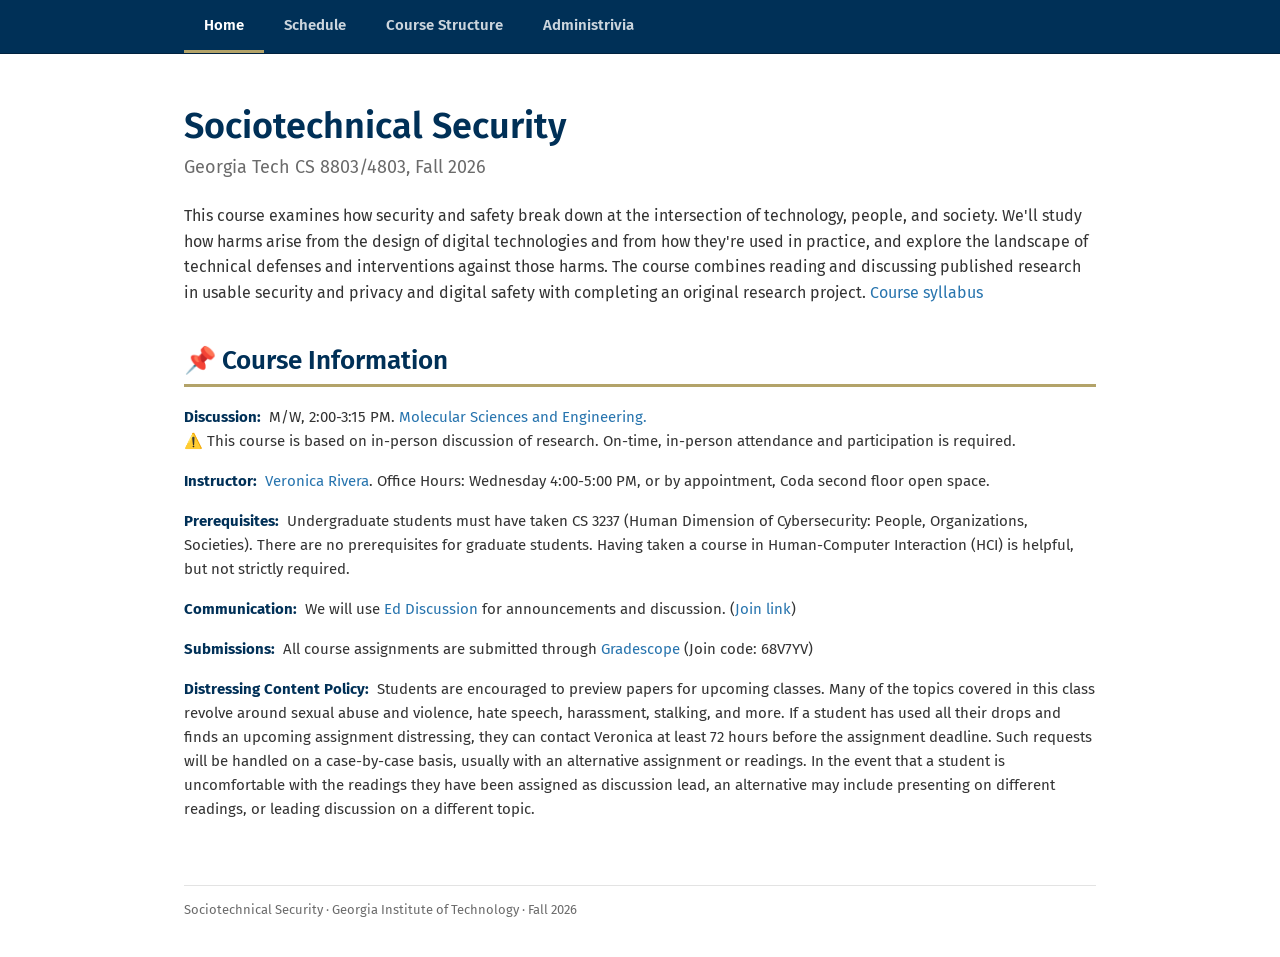
<file: index.html>
<!DOCTYPE html>
<!--
  Sociotechnical Security — course site
  Layout/structure modeled on https://cs356.stanford.edu, restyled with
  Georgia Tech's navy/gold palette (see css/style.css :root variables).
  Top tab navigation modeled on https://cs350s.stanford.edu.

  This file is meant to be hand-edited. Search for "EDIT ME" comments
  to find the placeholder spots (instructor info, grading breakdown,
  administrivia) that still need real course details.
-->
<html lang="en">
<head>
  <meta charset="utf-8">
  <meta name="viewport" content="width=device-width, initial-scale=1, shrink-to-fit=no">
  <link rel="preconnect" href="https://fonts.googleapis.com">
  <link href="https://fonts.googleapis.com/css?family=Fira+Sans:300,400,500,600,700" rel="stylesheet">
  <link rel="stylesheet" href="css/style.css">
  <title>Sociotechnical Security</title>
</head>
<body>

  <nav class="toolbar">
    <div class="toolbar-inner">
      <a class="tab active" href="index.html">Home</a>
      <a class="tab" href="schedule.html">Schedule</a>
      <a class="tab" href="structure.html">Course Structure</a>
      <a class="tab" href="admin.html">Administrivia</a>
    </div>
  </nav>

  <div class="container">

    <h1>Sociotechnical Security</h1>
    <h3 class="subtitle"><!-- EDIT ME: course number / term / institution -->Georgia Tech CS 8803/4803, Fall 2026</h3>

    <p class="intro">
      This course examines how security and safety break down at the intersection of technology, people, and society. We'll study how harms arise from the design of digital technologies and from how they're used in practice, and explore the landscape of technical defenses and interventions against those harms. The course combines reading and discussing published research in usable security and privacy and digital safety with completing an original research project. <a href = "resources/F26 CS 8803 Syllabus.pdf">Course syllabus</a>
      <!-- EDIT ME: rewrite this paragraph to match your course description -->
    </p>

    <h2>📌 Course Information</h2>

    <p class="info-row">
      <b>Discussion:</b> M/W, 2:00-3:15 PM. <a href = "https://maps.app.goo.gl/vMmNaXP76M4TXTRg6">Molecular Sciences and Engineering.</a>
      <br>⚠️ This course is based on in-person discussion of research.
      On-time, in-person attendance and participation is required.
    </p>

    <p class="info-row">
      <b>Instructor:</b> <!-- EDIT ME --> <a href = "https://vrivera2017.github.io/">Veronica Rivera</a>.
      Office Hours: Wednesday 4:00-5:00 PM, or by appointment, Coda second floor open space.
    </p>

    <!--<p class="info-row">
      <b>Course Assistant:</b> Name. Office hours by appointment.
    </p>-->

    <p class="info-row">
      <b>Prerequisites:</b>
      <!-- EDIT ME -->
      Undergraduate students must have taken CS 3237 (Human Dimension of Cybersecurity: People, Organizations, Societies). There are no prerequisites for graduate students. Having taken a course in Human-Computer Interaction (HCI) is helpful, but not strictly required.
    </p>

    <p class="info-row">
      <b>Communication:</b>
      <!-- EDIT ME -->
      We will use <a href = "https://edstem.org/us/courses/102980/discussion">Ed Discussion</a> for announcements and discussion. (<a href = "https://edstem.org/us/join/jvrPr5">Join link</a>)
    </p>

    <p class="info-row">
      <b>Submissions:</b>
      <!-- EDIT ME -->
      All course assignments are submitted through <a href = "https://www.gradescope.com/courses/1365210">Gradescope</a> (Join code: 68V7YV)
    </p>

    <p class="info-row">
      <b>Distressing Content Policy:</b>
      Students are encouraged to preview papers for upcoming classes. Many of the topics covered in this class revolve around sexual abuse and violence, hate speech, harassment, stalking, and more. If a student has used all their drops and finds an upcoming assignment distressing, they can contact Veronica at least 72 hours before the assignment deadline. Such requests will be handled on a case-by-case basis, usually with an alternative assignment or readings. In the event that a student is uncomfortable with the readings they have been assigned as discussion lead, an alternative may include presenting on different readings, or leading discussion on a different topic.
    </p>

    <footer>
      <!-- EDIT ME -->
      Sociotechnical Security &middot; Georgia Institute of Technology &middot; Fall 2026
    </footer>

  </div>
</body>
</html>
</file>
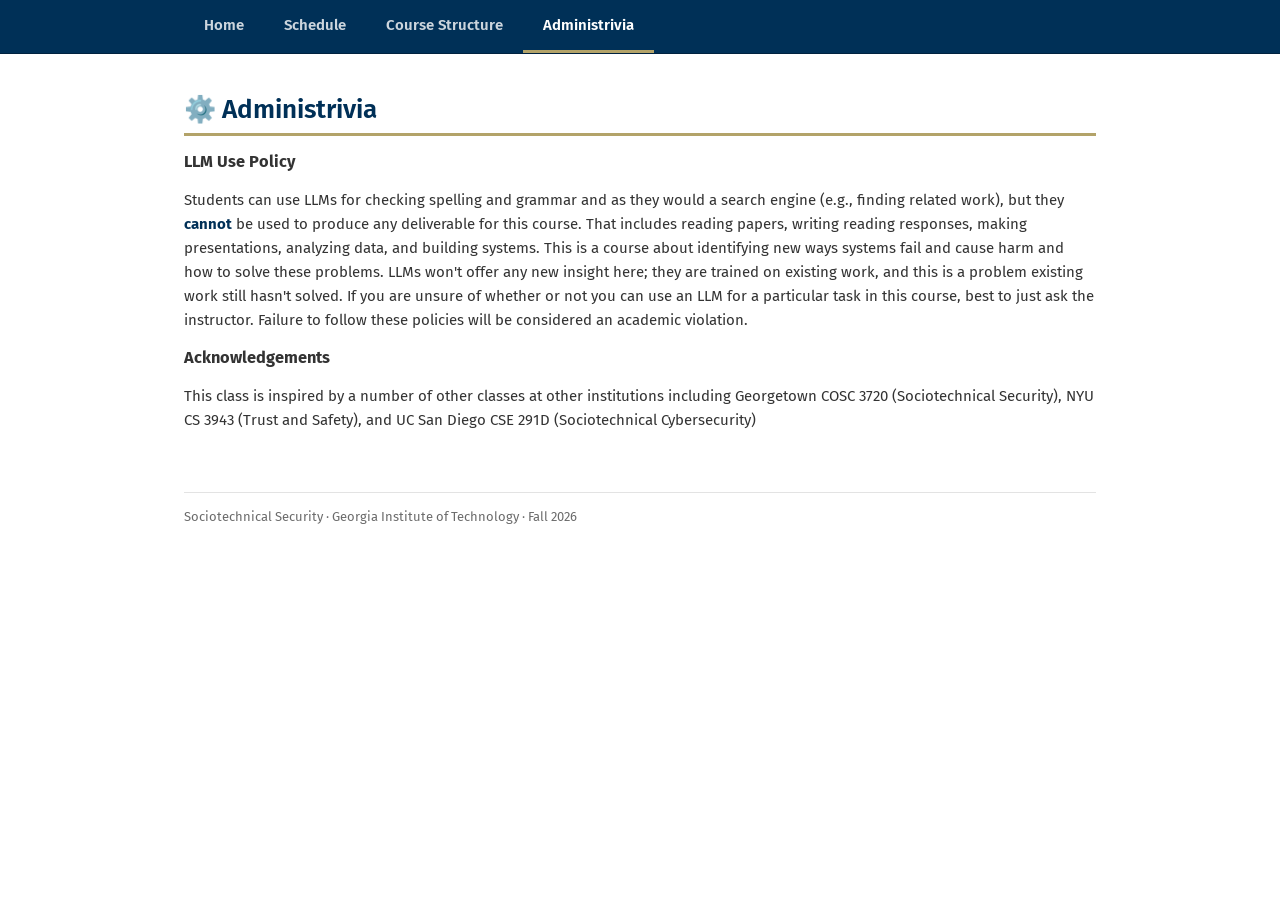
<file: admin.html>
<!DOCTYPE html>
<html lang="en">
<head>
  <meta charset="utf-8">
  <meta name="viewport" content="width=device-width, initial-scale=1, shrink-to-fit=no">
  <link rel="preconnect" href="https://fonts.googleapis.com">
  <link href="https://fonts.googleapis.com/css?family=Fira+Sans:300,400,500,600,700" rel="stylesheet">
  <link rel="stylesheet" href="css/style.css">
  <title>Administrivia — Sociotechnical Security</title>
</head>
<body>

  <nav class="toolbar">
    <div class="toolbar-inner">
      <a class="tab" href="index.html">Home</a>
      <a class="tab" href="schedule.html">Schedule</a>
      <a class="tab" href="structure.html">Course Structure</a>
      <a class="tab active" href="admin.html">Administrivia</a>
    </div>
  </nav>

  <div class="container">

    <h2>⚙️ Administrivia</h2>

    <h3>LLM Use Policy</h3>
    <p>
     Students can use LLMs for checking spelling and grammar and as they would a search engine (e.g., finding related work), but they <b>cannot</b> be used to produce any deliverable for this course. That includes reading papers, writing reading responses, making presentations, analyzing data, and building systems. This is a course about identifying new ways systems fail and cause harm and how to solve these problems. LLMs won't offer any new insight here; they are trained on existing work, and this is a problem existing work still hasn't solved. If you are unsure of whether or not you can use an LLM for a particular task in this course, best to just ask the instructor. Failure to follow these policies will be considered an academic violation.
    </p>
    <h3>Acknowledgements</h3>
    <p>
    This class is inspired by a number of other classes at other institutions including Georgetown COSC 3720 (Sociotechnical Security), NYU CS 3943 (Trust and Safety), and UC San Diego CSE 291D (Sociotechnical Cybersecurity)
    </p>

    <footer>
      Sociotechnical Security &middot; Georgia Institute of Technology &middot; Fall 2026
    </footer>

  </div>
</body>
</html>
</file>
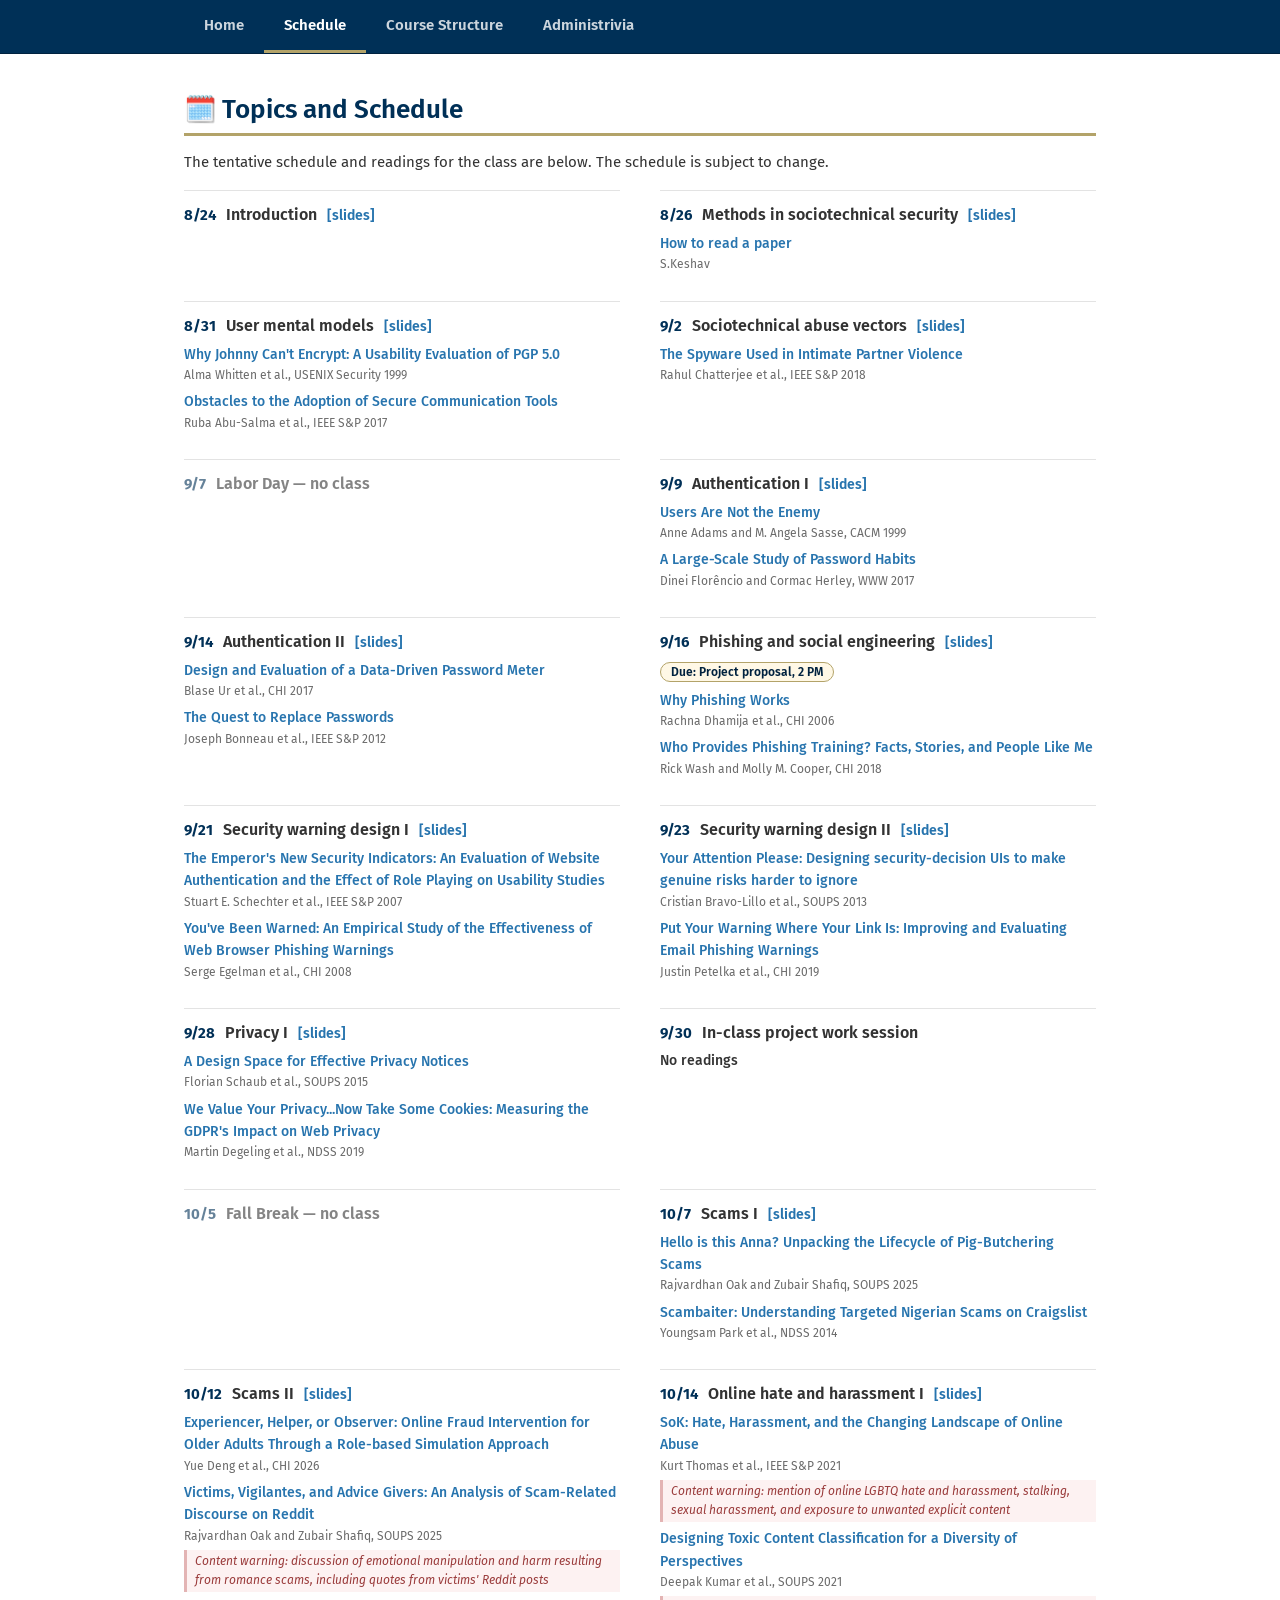
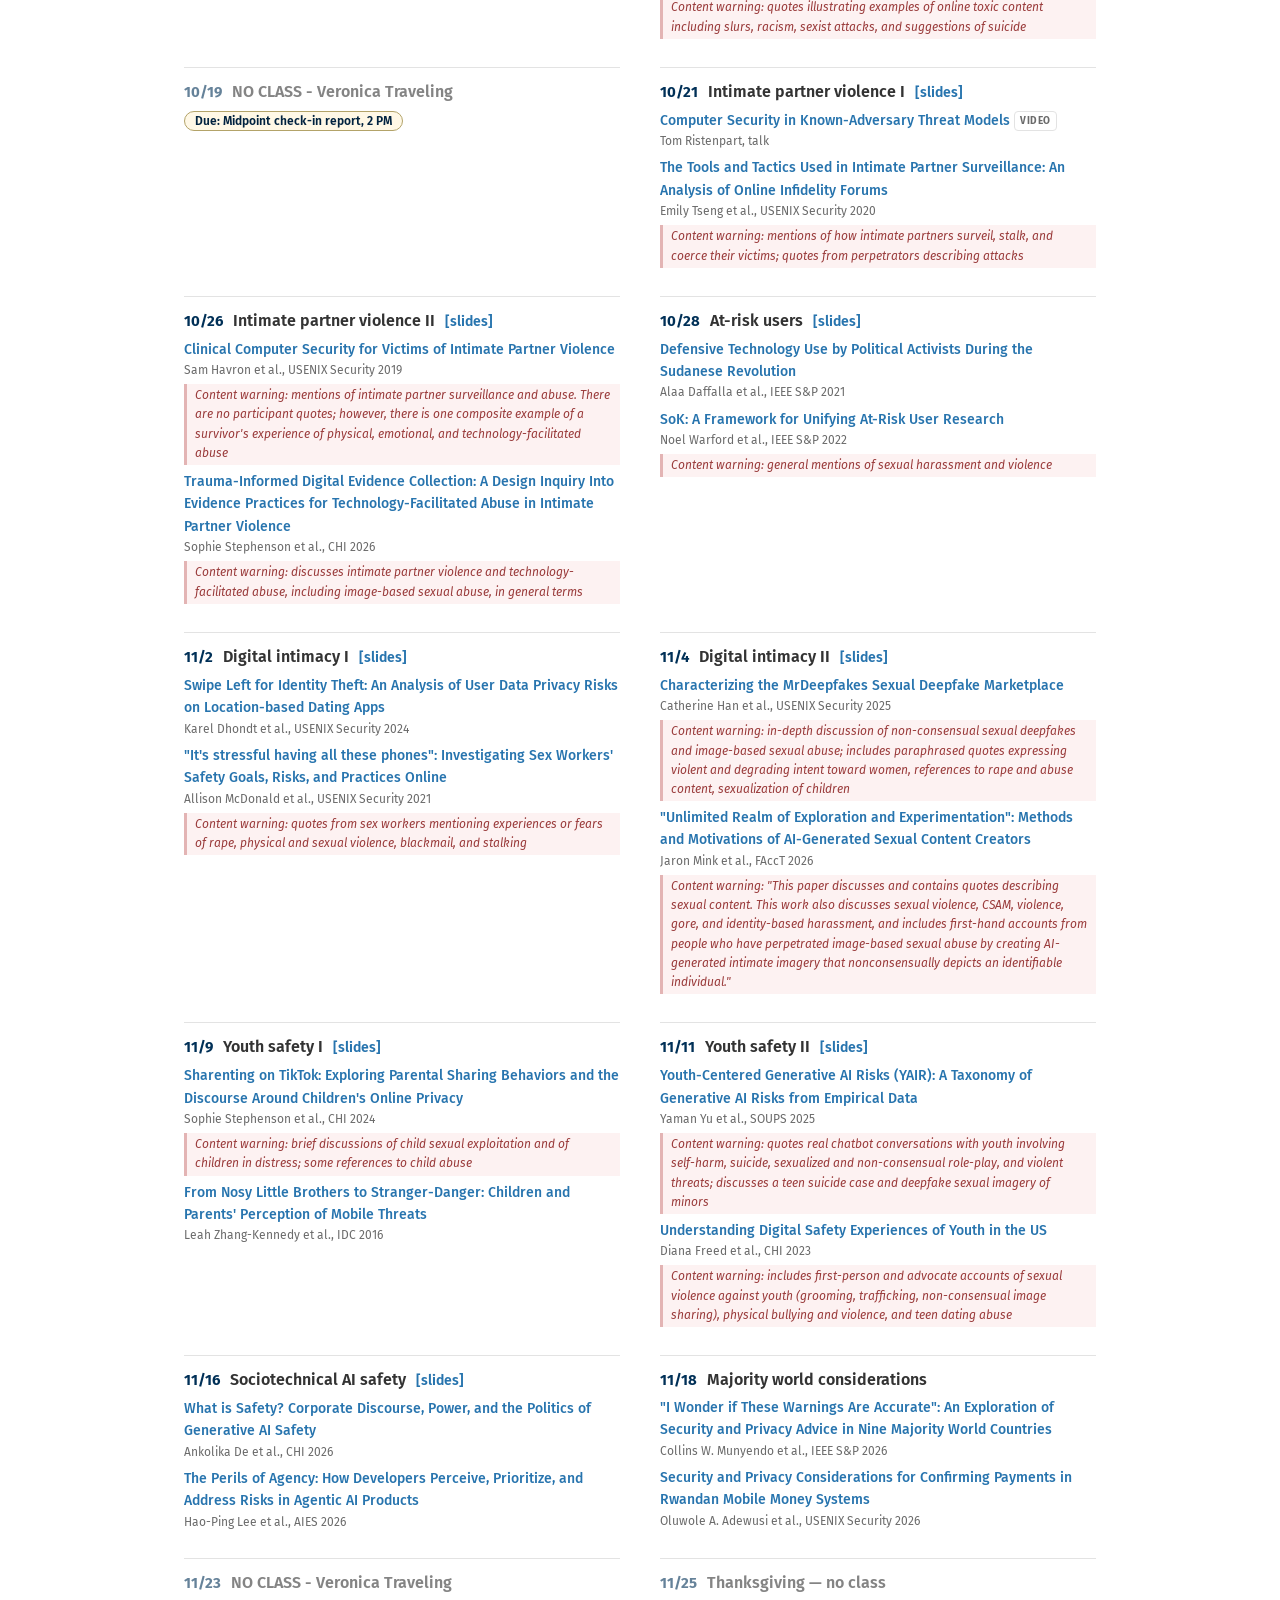
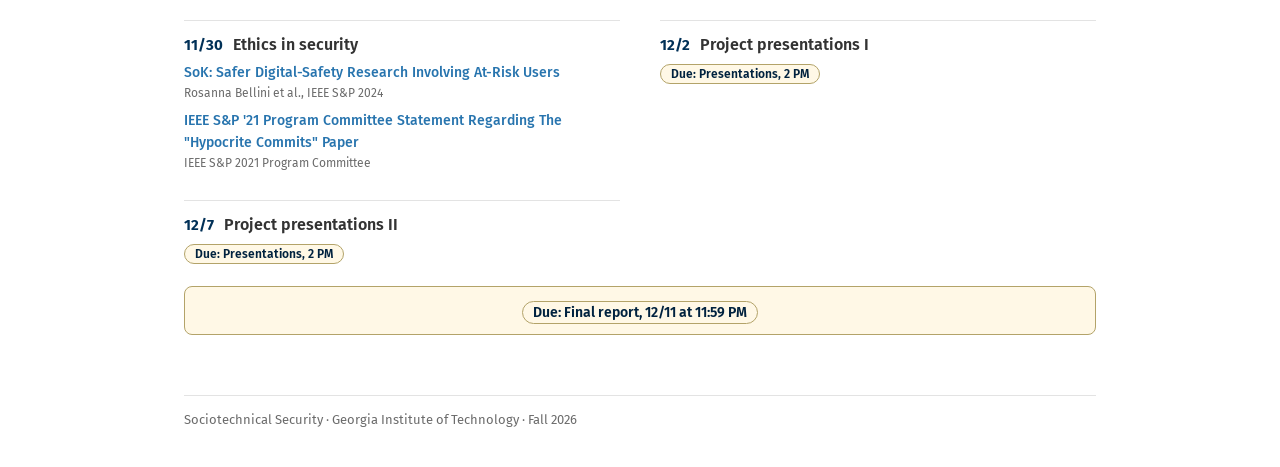
<file: schedule.html>
<!DOCTYPE html>
<html lang="en">
<head>
  <meta charset="utf-8">
  <meta name="viewport" content="width=device-width, initial-scale=1, shrink-to-fit=no">
  <link rel="preconnect" href="https://fonts.googleapis.com">
  <link href="https://fonts.googleapis.com/css?family=Fira+Sans:300,400,500,600,700" rel="stylesheet">
  <link rel="stylesheet" href="css/style.css">
  <title>Schedule — Sociotechnical Security</title>
</head>
<body>

  <nav class="toolbar">
    <div class="toolbar-inner">
      <a class="tab" href="index.html">Home</a>
      <a class="tab active" href="schedule.html">Schedule</a>
      <a class="tab" href="structure.html">Course Structure</a>
      <a class="tab" href="admin.html">Administrivia</a>
    </div>
  </nav>

  <div class="container">

    <h2>🗓️ Topics and Schedule</h2>
    <p>The tentative schedule and readings for the class are below. The schedule is subject to change.</p>

    <div class="schedule">

      <div class="day">
        <div class="day-header">
          <span class="day-date">8/24</span>
          <span class="day-topic">Introduction</span>
          <a class="slides-link" href="resources/slides/lecture1.pdf">[slides]</a>
        </div>
      </div>

      <div class="day">
        <div class="day-header">
          <span class="day-date">8/26</span>
          <span class="day-topic">Methods in sociotechnical security</span>
          <a class="slides-link" href="resources/slides/lecture2.pdf">[slides]</a>
        </div>
        <div class="reading">
          <p class="reading-title"><a href="https://web.stanford.edu/class/ee384m/Handouts/HowtoReadPaper.pdf">How to read a paper</a></p>
          <p class="reading-cite">S.Keshav</p>
        </div>
      </div>

      <div class="day">
        <div class="day-header">
          <span class="day-date">8/31</span>
          <span class="day-topic">User mental models</span>
          <a class="slides-link" href="resources/slides/lecture3.pdf">[slides]</a>
        </div>
        <div class="reading">
          <p class="reading-title"><a href = "https://www.usenix.org/legacy/events/sec99/full_papers/whitten/whitten_html/index.html">Why Johnny Can't Encrypt: A Usability Evaluation of PGP 5.0</a></p>
          <p class="reading-cite">Alma Whitten et al., USENIX Security 1999</p>
          <p class="reading-title"><a href="https://drive.google.com/file/d/1Dnenh4H2MJo-rdYOxteq2XGMi3TYXBfo/view?usp=drive_link">Obstacles to the Adoption of Secure Communication Tools</a></p>
          <p class="reading-cite">Ruba Abu-Salma et al., IEEE S&amp;P 2017</p>
          <!-- <p class="reading-title">Digital Technologies and Intimate Partner Violence: A Qualitative Analysis with Multiple Stakeholders</p>
          <p class="reading-cite">Diana Freed et al., CSCW 2017</p>
          <p class="reading-title">The Spyware Used in Intimate Partner Violence</p>
          <p class="reading-cite">Rahul Chatterjee et al., IEEE S&amp;P 2018</p> -->
        </div>
      </div>

      <div class="day">
        <div class="day-header">
          <span class="day-date">9/2</span>
          <span class="day-topic">Sociotechnical abuse vectors</span>
          <a class="slides-link" href="resources/slides/lecture4.pdf">[slides]</a>
        </div>
        <div class="reading">
          <p class="reading-title"><a href="https://pages.cs.wisc.edu/~chatterjee/papers/oakland18-ipvspyware.pdf">The Spyware Used in Intimate Partner Violence</a></p>
          <p class="reading-cite">Rahul Chatterjee et al., IEEE S&amp;P 2018</p>
          <!-- <p class="reading-title"><span class="optional-tag">Optional</span>Digital Technologies and Intimate Partner Violence: A Qualitative Analysis with Multiple Stakeholders</p>
          <p class="reading-cite">Diana Freed et al., CSCW 2017</p>
          <p class="reading-title"><span class="optional-tag">Optional</span>Placeholder Paper Title Goes Here</p>
          <p class="reading-cite">Author et al., Venue Year</p> -->
        </div>
      </div>

      <div class="day no-class">
        <div class="day-header">
          <span class="day-date">9/7</span>
          <span class="day-topic">Labor Day — no class</span>
        </div>
      </div>

      <div class="day">
        <div class="day-header">
          <span class="day-date">9/9</span>
          <span class="day-topic">Authentication I</span>
          <a class="slides-link" href="resources/slides/lecture5.pdf">[slides]</a>
        </div>
        <div class="reading">
          <p class="reading-title"><a href="https://discovery.ucl.ac.uk/id/eprint/20247/2/CACM%20FINAL.pdf">Users Are Not the Enemy</a></p>
          <p class="reading-cite">Anne Adams and M. Angela Sasse, CACM 1999</p>
          <p class="reading-title"><a href="https://drive.google.com/file/d/1KPTKxH3aS5FQrpQNEjyBHMF7d9QQlbf6/view?usp=sharing">A Large-Scale Study of Password Habits</a></p>
          <p class="reading-cite">Dinei Florêncio and Cormac Herley, WWW 2017</p>
        </div>
      </div>

      <div class="day">
        <div class="day-header">
          <span class="day-date">9/14</span>
          <span class="day-topic">Authentication II</span>
          <a class="slides-link" href="resources/slides/lecture6.pdf">[slides]</a>
        </div>
        <div class="reading">
          <p class="reading-title"><a href="https://drive.google.com/file/d/1sx40F_p-o_2YEDMJNhZ9s20k1vQdvZSP/view?usp=drive_link">Design and Evaluation of a Data-Driven Password Meter</a></p>
          <p class="reading-cite">Blase Ur et al., CHI 2017</p>
          <p class="reading-title"><a href="https://www.cl.cam.ac.uk/~fms27/papers/2012-BonneauHerOorSta-password.pdf">The Quest to Replace Passwords</a></p>
          <p class="reading-cite">Joseph Bonneau et al., IEEE S&amp;P 2012</p>
        </div>
      </div>

      <div class="day">
        <div class="day-header">
          <span class="day-date">9/16</span>
          <span class="day-topic">Phishing and social engineering</span>
          <a class="slides-link" href="resources/slides/lecture7.pdf">[slides]</a>
        </div>
        <span class="day-due">Due: Project proposal, 2 PM</span>
        <div class="reading">
          <p class="reading-title"><a href="https://css.csail.mit.edu/6.858/2018/readings/why_phishing_works.pdf">Why Phishing Works</a></p>
          <p class="reading-cite">Rachna Dhamija et al., CHI 2006</p>
          <p class="reading-title"><a href="https://rickwash.com/papers/phishing-stories.pdf">Who Provides Phishing Training? Facts, Stories, and People Like Me</a></p>
          <p class="reading-cite">Rick Wash and Molly M. Cooper, CHI 2018</p>
        </div>
      </div>

      <div class="day">
        <div class="day-header">
          <span class="day-date">9/21</span>
          <span class="day-topic">Security warning design I</span>
          <a class="slides-link" href="resources/slides/lecture8.pdf">[slides]</a>
        </div>
        <div class="reading">
          <p class="reading-title"><a href="https://commerce.net/wp-content/uploads/2012/04/The%20Emperors_New_Security_Indicators.pdf">The Emperor's New Security Indicators: An Evaluation of Website Authentication and the Effect of Role Playing on Usability Studies</a></p>
          <p class="reading-cite">Stuart E. Schechter et al., IEEE S&amp;P 2007</p>
          <p class="reading-title"><a href="https://www.cs.cmu.edu/~jasonh/publications/chi2008-active-warnings-study-final.pdf">You've Been Warned: An Empirical Study of the Effectiveness of Web Browser Phishing Warnings</a></p>
          <p class="reading-cite">Serge Egelman et al., CHI 2008</p>
        </div>
      </div>

      <div class="day">
        <div class="day-header">
          <span class="day-date">9/23</span>
          <span class="day-topic">Security warning design II</span>
          <a class="slides-link" href="resources/slides/lecture9.pdf">[slides]</a>
        </div>
        <div class="reading">
          <p class="reading-title"><a href="https://saranga.me/pubs/bravosoups2013.pdf">Your Attention Please: Designing security-decision UIs to make genuine risks harder to ignore</a></p>
          <p class="reading-cite">Cristian Bravo-Lillo et al., SOUPS 2013</p>
          <p class="reading-title"><a href="https://yixinzou.github.io/publications/pdf/chi2019-petelka.pdf">Put Your Warning Where Your Link Is: Improving and Evaluating Email Phishing Warnings</a></p>
          <p class="reading-cite">Justin Petelka et al., CHI 2019</p>
        </div>
      </div>

      <div class="day">
        <div class="day-header">
          <span class="day-date">9/28</span>
          <span class="day-topic">Privacy I</span>
          <a class="slides-link" href="resources/slides/lecture10.pdf">[slides]</a>
        </div>
        <div class="reading">
          <p class="reading-title"><a href="https://www.usenix.org/system/files/conference/soups2015/soups15-paper-schaub.pdf">A Design Space for Effective Privacy Notices</a></p>
          <p class="reading-cite">Florian Schaub et al., SOUPS 2015</p>
          <p class="reading-title"><a href="https://arxiv.org/pdf/1808.05096">We Value Your Privacy...Now Take Some Cookies: Measuring the GDPR's Impact on Web Privacy</a></p>
          <p class="reading-cite">Martin Degeling et al., NDSS 2019</p>
        </div>
      </div>

      <div class="day">
        <div class="day-header">
          <span class="day-date">9/30</span>
          <span class="day-topic">In-class project work session</span>
        </div>
        <div class="reading">
          <p class="reading-title">No readings</p>
        </div>
      </div>

      <div class="day no-class">
        <div class="day-header">
          <span class="day-date">10/5</span>
          <span class="day-topic">Fall Break — no class</span>
        </div>
      </div>

      <div class="day">
        <div class="day-header">
          <span class="day-date">10/7</span>
          <span class="day-topic">Scams I</span>
          <a class="slides-link" href="resources/slides/lecture12.pdf">[slides]</a>
        </div>
        <div class="reading">
          <p class="reading-title"><a href="https://www.usenix.org/system/files/soups2025-oak-butchering.pdf">Hello is this Anna? Unpacking the Lifecycle of Pig-Butchering Scams</a></p>
          <p class="reading-cite">Rajvardhan Oak and Zubair Shafiq, SOUPS 2025</p>
          <p class="reading-title"><a href="https://www.researchgate.net/profile/Markus-Jakobsson/publication/269196932_Scambaiter_Understanding_Targeted_Nigerian_Scams_on_Craigslist/links/5814cfe908aedc7d8963e9de/Scambaiter-Understanding-Targeted-Nigerian-Scams-on-Craigslist.pdf">Scambaiter: Understanding Targeted Nigerian Scams on Craigslist</a></p>
          <p class="reading-cite">Youngsam Park et al., NDSS 2014</p>
        </div>
      </div>

      <div class="day">
        <div class="day-header">
          <span class="day-date">10/12</span>
          <span class="day-topic">Scams II</span>
          <a class="slides-link" href="resources/slides/lecture13.pdf">[slides]</a>
        </div>
        <div class="reading">
          <p class="reading-title"><a href="https://yixinzou.github.io/publications/pdf/chi2026a-deng.pdf">Experiencer, Helper, or Observer: Online Fraud Intervention for Older Adults Through a Role-based Simulation Approach</a></p>
          <p class="reading-cite">Yue Deng et al., CHI 2026</p>
          <p class="reading-title"><a href="https://www.usenix.org/system/files/soups2025-oak-discourse.pdf">Victims, Vigilantes, and Advice Givers: An Analysis of Scam-Related Discourse on Reddit</a></p>
          <p class="reading-cite">Rajvardhan Oak and Zubair Shafiq, SOUPS 2025</p>
          <p class="content-warning">Content warning: discussion of emotional manipulation and harm resulting from romance scams, including quotes from victims' Reddit posts</p>
        </div>
      </div>

      <div class="day">
        <div class="day-header">
          <span class="day-date">10/14</span>
          <span class="day-topic">Online hate and harassment I</span>
          <a class="slides-link" href="resources/slides/lecture14.pdf">[slides]</a>
        </div>
        <div class="reading">
          <p class="reading-title"><a href="https://storage.googleapis.com/gweb-research2023-media/pubtools/5871.pdf">SoK: Hate, Harassment, and the Changing Landscape of Online Abuse</a></p>
          <p class="reading-cite">Kurt Thomas et al., IEEE S&amp;P 2021</p>
          <p class="content-warning">Content warning: mention of online LGBTQ hate and harassment, stalking, sexual harassment, and exposure to unwanted explicit content</p>
          <p class="reading-title"><a href="https://www.usenix.org/system/files/soups2021-kumar.pdf">Designing Toxic Content Classification for a Diversity of Perspectives</a></p>
          <p class="reading-cite">Deepak Kumar et al., SOUPS 2021</p>
          <p class="content-warning">Content warning: quotes illustrating examples of online toxic content including slurs, racism, sexist attacks, and suggestions of suicide</p>
        </div>
      </div>

      <div class="day no-class">
        <div class="day-header">
          <span class="day-date">10/19</span>
          <span class="day-topic">NO CLASS - Veronica Traveling</span>
        </div>
        <span class="day-due">Due: Midpoint check-in report, 2 PM</span>
      </div>

      <div class="day">
        <div class="day-header">
          <span class="day-date">10/21</span>
          <span class="day-topic">Intimate partner violence I</span>
          <a class="slides-link" href="resources/slides/lecture15.pdf">[slides]</a>
        </div>
        <div class="reading">
          <p class="reading-title"><a href="https://www.youtube.com/watch?v=kpOFW6FaZZM">Computer Security in Known-Adversary Threat Models</a> <span class="optional-tag">Video</span></p>
          <p class="reading-cite">Tom Ristenpart, talk</p>
          <p class="reading-title"><a href="https://www.rosiebellini.com/wp-content/uploads/2021/10/tools.pdf">The Tools and Tactics Used in Intimate Partner Surveillance: An Analysis of Online Infidelity Forums</a></p>
          <p class="reading-cite">Emily Tseng et al., USENIX Security 2020</p>
          <p class="content-warning">Content warning: mentions of how intimate partners surveil, stalk, and coerce their victims; quotes from perpetrators describing attacks</p>
        </div>
      </div>

      <div class="day">
        <div class="day-header">
          <span class="day-date">10/26</span>
          <span class="day-topic">Intimate partner violence II</span>
          <a class="slides-link" href="resources/slides/lecture16.pdf">[slides]</a>
        </div>
        <div class="reading">
          <p class="reading-title"><a href="https://www.usenix.org/system/files/sec19-havron.pdf">Clinical Computer Security for Victims of Intimate Partner Violence</a></p>
          <p class="reading-cite">Sam Havron et al., USENIX Security 2019</p>
          <p class="content-warning">Content warning: mentions of intimate partner surveillance and abuse. There are no participant quotes; however, there is one composite example of a survivor's experience of physical, emotional, and technology-facilitated abuse</p>
          <p class="reading-title"><a href="https://dl.acm.org/doi/epdf/10.1145/3772318.3790296">Trauma-Informed Digital Evidence Collection: A Design Inquiry Into Evidence Practices for Technology-Facilitated Abuse in Intimate Partner Violence</a></p>
          <p class="reading-cite">Sophie Stephenson et al., CHI 2026</p>
          <p class="content-warning">Content warning: discusses intimate partner violence and technology-facilitated abuse, including image-based sexual abuse, in general terms</p>
        </div>
      </div>

      <div class="day">
        <div class="day-header">
          <span class="day-date">10/28</span>
          <span class="day-topic">At-risk users</span>
          <a class="slides-link" href="resources/slides/lecture17.pdf">[slides]</a>
        </div>
        <div class="reading">
          <p class="reading-title"><a href="https://homes.cs.washington.edu/~yoshi/papers/daffalla-simko-activism.pdf">Defensive Technology Use by Political Activists During the Sudanese Revolution</a></p>
          <p class="reading-cite">Alaa Daffalla et al., IEEE S&amp;P 2021</p>
          <p class="reading-title"><a href="https://ieeexplore.ieee.org/stamp/stamp.jsp?tp=&arnumber=9833643">SoK: A Framework for Unifying At-Risk User Research</a></p>
          <p class="reading-cite">Noel Warford et al., IEEE S&amp;P 2022</p>
          <p class="content-warning">Content warning: general mentions of sexual harassment and violence</p>
        </div>
      </div>

      <div class="day">
        <div class="day-header">
          <span class="day-date">11/2</span>
          <span class="day-topic">Digital intimacy I</span>
          <a class="slides-link" href="resources/slides/lecture18.pdf">[slides]</a>
        </div>
        <div class="reading">
          <p class="reading-title"><a href="https://www.usenix.org/system/files/usenixsecurity24-dhondt.pdf">Swipe Left for Identity Theft: An Analysis of User Data Privacy Risks on Location-based Dating Apps</a></p>
          <p class="reading-cite">Karel Dhondt et al., USENIX Security 2024</p>
          <p class="reading-title"><a href="https://www.usenix.org/system/files/sec21-mcdonald.pdf">&quot;It's stressful having all these phones&quot;: Investigating Sex Workers' Safety Goals, Risks, and Practices Online</a></p>
          <p class="reading-cite">Allison McDonald et al., USENIX Security 2021</p>
          <p class="content-warning">Content warning: quotes from sex workers mentioning experiences or fears of rape, physical and sexual violence, blackmail, and stalking</p>
        </div>
      </div>

      <div class="day">
        <div class="day-header">
          <span class="day-date">11/4</span>
          <span class="day-topic">Digital intimacy II</span>
          <a class="slides-link" href="resources/slides/lecture19.pdf">[slides]</a>
        </div>
        <div class="reading">
          <p class="reading-title"><a href="https://www.usenix.org/system/files/usenixsecurity25-han.pdf">Characterizing the MrDeepfakes Sexual Deepfake Marketplace</a></p>
          <p class="reading-cite">Catherine Han et al., USENIX Security 2025</p>
          <p class="content-warning">Content warning: in-depth discussion of non-consensual sexual deepfakes and image-based sexual abuse; includes paraphrased quotes expressing violent and degrading intent toward women, references to rape and abuse content, sexualization of children</p>
          <p class="reading-title"><a href="https://dl.acm.org/doi/epdf/10.1145/3805689.3812314">&quot;Unlimited Realm of Exploration and Experimentation&quot;: Methods and Motivations of AI-Generated Sexual Content Creators</a></p>
          <p class="reading-cite">Jaron Mink et al., FAccT 2026</p>
          <p class="content-warning">Content warning: "This paper discusses and contains quotes describing sexual content. This work also discusses sexual violence, CSAM, violence, gore, and identity-based harassment, and includes first-hand accounts from people who have perpetrated image-based sexual abuse by creating AI-generated intimate imagery that nonconsensually depicts an identifiable individual."</p>
        </div>
      </div>

      <div class="day">
        <div class="day-header">
          <span class="day-date">11/9</span>
          <span class="day-topic">Youth safety I</span>
          <a class="slides-link" href="resources/slides/lecture20.pdf">[slides]</a>
        </div>
        <div class="reading">
          <p class="reading-title"><a href="https://dl.acm.org/doi/pdf/10.1145/3613904.3642447">Sharenting on TikTok: Exploring Parental Sharing Behaviors and the Discourse Around Children's Online Privacy</a></p>
          <p class="reading-cite">Sophie Stephenson et al., CHI 2024</p>
          <p class="content-warning">Content warning: brief discussions of child sexual exploitation and of children in distress; some references to child abuse</p>
          <p class="reading-title"><a href="https://dl.acm.org/doi/epdf/10.1145/2930674.2930716">From Nosy Little Brothers to Stranger-Danger: Children and Parents' Perception of Mobile Threats</a></p>
          <p class="reading-cite">Leah Zhang-Kennedy et al., IDC 2016</p>
        </div>
      </div>

      <div class="day">
        <div class="day-header">
          <span class="day-date">11/11</span>
          <span class="day-topic">Youth safety II</span>
          <a class="slides-link" href="resources/slides/lecture21.pdf">[slides]</a>
        </div>
        <div class="reading">
          <p class="reading-title"><a href="https://yaman-yu.github.io/assets/papers/yair-taxonomy.pdf">Youth-Centered Generative AI Risks (YAIR): A Taxonomy of Generative AI Risks from Empirical Data</a></p>
          <p class="reading-cite">Yaman Yu et al., SOUPS 2025</p>
          <p class="content-warning">Content warning: quotes real chatbot conversations with youth involving self-harm, suicide, sexualized and non-consensual role-play, and violent threats; discusses a teen suicide case and deepfake sexual imagery of minors</p>
          <p class="reading-title"><a href="https://dfreed.me/wp-content/uploads/2023/12/https_dl.acm_.org_doi_pdf_10.1145_3544548.pdf">Understanding Digital Safety Experiences of Youth in the US</a></p>
          <p class="reading-cite">Diana Freed et al., CHI 2023</p>
          <p class="content-warning">Content warning: includes first-person and advocate accounts of sexual violence against youth (grooming, trafficking, non-consensual image sharing), physical bullying and violence, and teen dating abuse</p>
        </div>
      </div>

      <div class="day">
        <div class="day-header">
          <span class="day-date">11/16</span>
          <span class="day-topic">Sociotechnical AI safety</span>
          <a class="slides-link" href="resources/slides/lecture22.pdf">[slides]</a>
        </div>
        <div class="reading">
          <p class="reading-title"><a href="https://yixinzou.github.io/publications/pdf/chi2026-de.pdf">What is Safety? Corporate Discourse, Power, and the Politics of Generative AI Safety</a></p>
          <p class="reading-cite">Ankolika De et al., CHI 2026</p>
          <p class="reading-title"><a href="https://sauvikdas.com/papers/73/serve">The Perils of Agency: How Developers Perceive, Prioritize, and Address Risks in Agentic AI Products</a></p>
          <p class="reading-cite">Hao-Ping Lee et al., AIES 2026</p>
        </div>
      </div>

      <div class="day">
        <div class="day-header">
          <span class="day-date">11/18</span>
          <span class="day-topic">Majority world considerations</span>
        </div>
        <div class="reading">
          <p class="reading-title"><a href="https://vrivera2017.github.io/docs/2026_Oakland_Security_Advice.pdf">&quot;I Wonder if These Warnings Are Accurate&quot;: An Exploration of Security and Privacy Advice in Nine Majority World Countries</a></p>
          <p class="reading-cite">Collins W. Munyendo et al., IEEE S&amp;P 2026</p>
          <p class="reading-title"><a href="https://www.blaseur.com/papers/sec26-momo.pdf">Security and Privacy Considerations for Confirming Payments in Rwandan Mobile Money Systems</a></p>
          <p class="reading-cite">Oluwole A. Adewusi et al., USENIX Security 2026</p>
        </div>
      </div>

      <div class="day no-class">
        <div class="day-header">
          <span class="day-date">11/23</span>
          <span class="day-topic">NO CLASS - Veronica Traveling</span>
        </div>
      </div>

      <div class="day no-class">
        <div class="day-header">
          <span class="day-date">11/25</span>
          <span class="day-topic">Thanksgiving — no class</span>
        </div>
      </div>

      <div class="day">
        <div class="day-header">
          <span class="day-date">11/30</span>
          <span class="day-topic">Ethics in security</span>
        </div>
        <div class="reading">
          <p class="reading-title"><a href="https://oaklandsok.github.io/papers/bellini2024.pdf">SoK: Safer Digital-Safety Research Involving At-Risk Users</a></p>
          <p class="reading-cite">Rosanna Bellini et al., IEEE S&amp;P 2024</p>
          <p class="reading-title"><a href="https://www.ieee-security.org/TC/SP2021/downloads/2021_PC_Statement.pdf">IEEE S&amp;P '21 Program Committee Statement Regarding The &quot;Hypocrite Commits&quot; Paper</a></p>
          <p class="reading-cite">IEEE S&amp;P 2021 Program Committee</p>
        </div>
      </div>

      <div class="day">
        <div class="day-header">
          <span class="day-date">12/2</span>
          <span class="day-topic">Project presentations I</span>
        </div>
        <span class="day-due">Due: Presentations, 2 PM</span>
        <!-- <p class="reading-cite">Guest discussion: Reddit moderators, academics, who does what, and career paths in this space.</p> -->
      </div>

      <div class="day">
        <div class="day-header">
          <span class="day-date">12/7</span>
          <span class="day-topic">Project presentations II</span>
        </div>
        <span class="day-due">Due: Presentations, 2 PM</span>
      </div>

      <div class="day deadline-only">
        <span class="day-due">Due: Final report, 12/11 at 11:59 PM</span>
      </div>

    </div>

    <footer>
      Sociotechnical Security &middot; Georgia Institute of Technology &middot; Fall 2026
    </footer>

  </div>
</body>
</html>
</file>
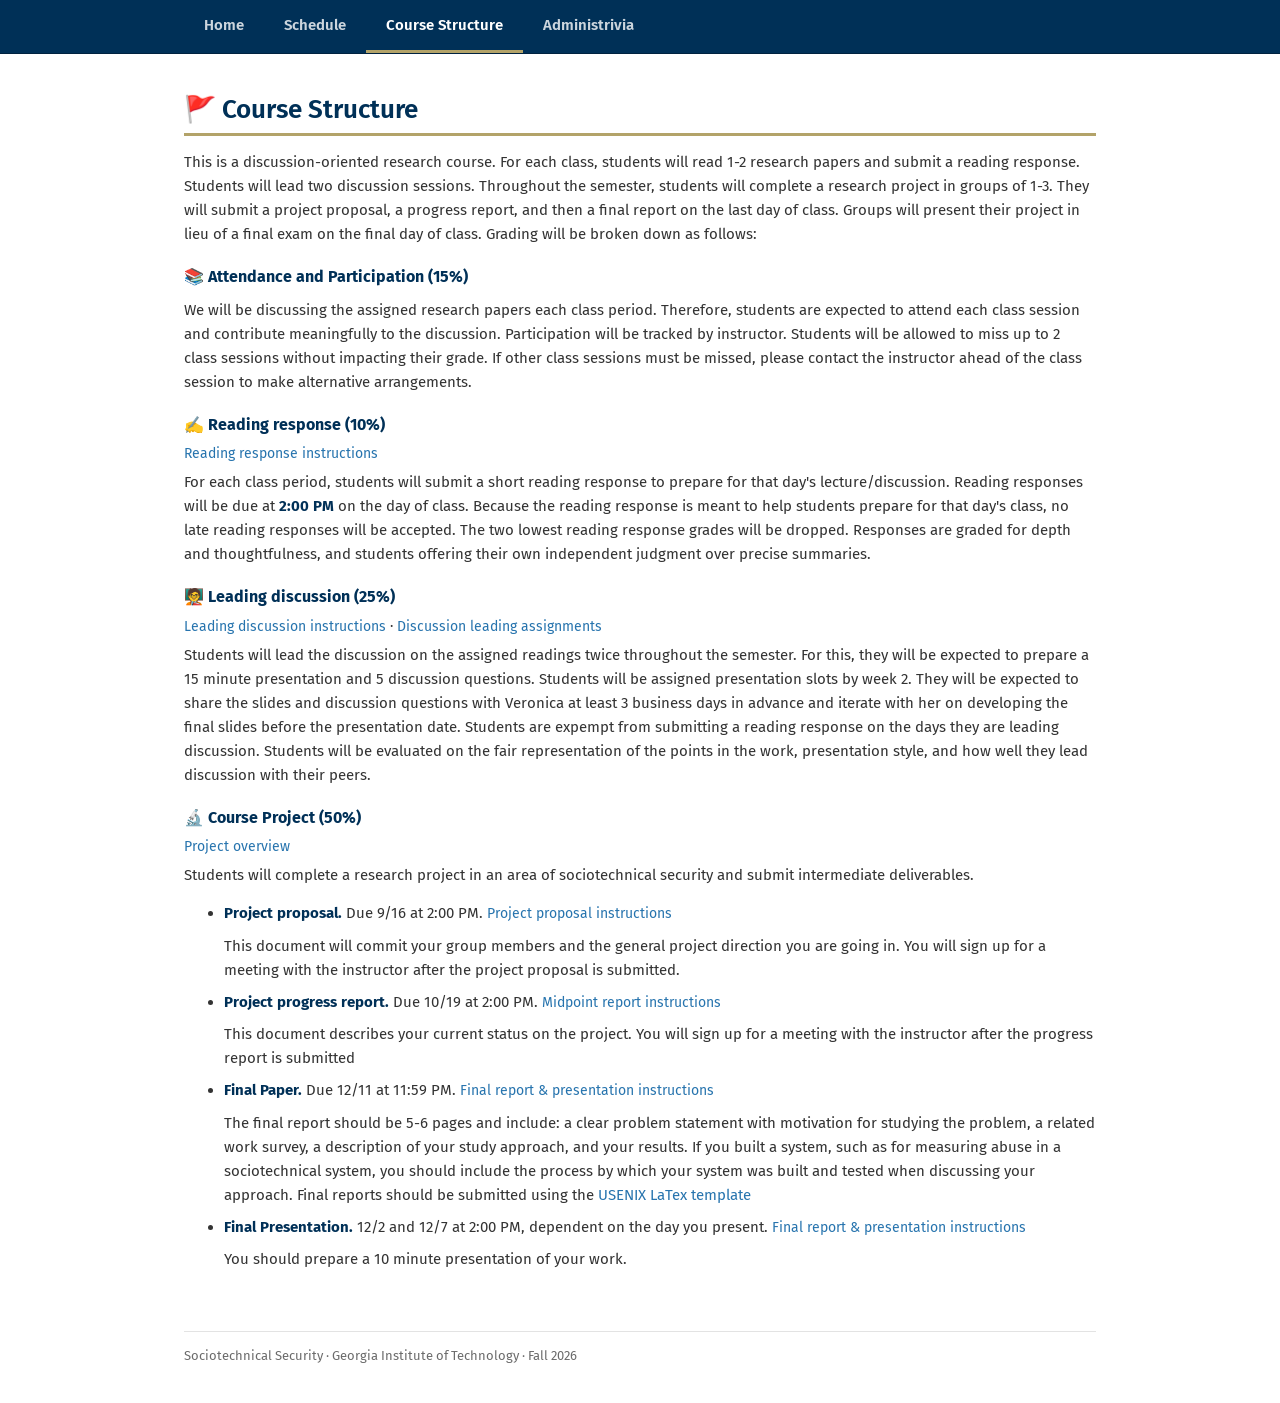
<file: structure.html>
<!DOCTYPE html>
<html lang="en">
<head>
  <meta charset="utf-8">
  <meta name="viewport" content="width=device-width, initial-scale=1, shrink-to-fit=no">
  <link rel="preconnect" href="https://fonts.googleapis.com">
  <link href="https://fonts.googleapis.com/css?family=Fira+Sans:300,400,500,600,700" rel="stylesheet">
  <link rel="stylesheet" href="css/style.css">
  <title>Course Structure — Sociotechnical Security</title>
</head>
<body>

  <nav class="toolbar">
    <div class="toolbar-inner">
      <a class="tab" href="index.html">Home</a>
      <a class="tab" href="schedule.html">Schedule</a>
      <a class="tab active" href="structure.html">Course Structure</a>
      <a class="tab" href="admin.html">Administrivia</a>
    </div>
  </nav>

  <div class="container">

    <h2>🚩 Course Structure</h2>

    <p>
    This is a discussion-oriented research course. For each class, students will read 1-2 research papers and submit a reading response. Students will lead two discussion sessions.

    Throughout the semester, students will complete a research project in groups of 1-3. They will submit a project proposal, a progress report, and then a final report on the last day of class. Groups will present their project in lieu of a final exam on the final day of class. Grading will be broken down as follows:
    </p>

    <p class="grading-item"><b>📚 Attendance and Participation (15%)</b></p>
    <p>
      We will be discussing the assigned research papers each class period. Therefore, students are expected to attend each class session and contribute meaningfully to the discussion. Participation will be tracked by instructor. Students will be allowed to miss up to 2 class sessions without impacting their grade. If other class sessions must be missed, please contact the instructor ahead of the class session to make alternative arrangements.
    </p>

    <p class="grading-item"><b>✍️ Reading response (10%)</b></p>
    <a href = "resources/F26 CS 8803 Response.pdf">Reading response instructions</a>
    <p>
    For each class period, students will submit a short reading response to prepare for that day's lecture/discussion. Reading responses will be due at <b>2:00 PM</b> on the day of class. Because the reading response is meant to help students prepare for that day's class, no late reading responses will be accepted. The two lowest reading response grades will be dropped. Responses are graded for depth and thoughtfulness, and students offering their own independent judgment over precise summaries.
    </p>

    <p class="grading-item"><b>🧑‍🏫 Leading discussion (25%)</b></p>
    <a href = "resources/F26 CS 8803 Leading Discussion.pdf">Leading discussion instructions</a>
    &middot;
    <a href = "https://docs.google.com/spreadsheets/d/12VKkhcjxmH87A1XFiPuZmbXiEyUxFmOB022nzYD9lM8/edit?usp=sharing">Discussion leading assignments</a>
    <p>
      Students will lead the discussion on the assigned readings twice throughout the semester. For this, they will be expected to prepare a 15 minute presentation and 5 discussion questions. Students will be assigned presentation slots by week 2. They will be expected to share the slides and discussion questions with Veronica at least 3 business days in advance and iterate with her on developing the final slides before the presentation date. Students are expempt from submitting a reading response on the days they are leading discussion. Students will be evaluated on the fair representation of the points in the work, presentation style, and how well they lead discussion with their peers.
    </p>

    <p class="grading-item"><b>🔬 Course Project (50%)</b></p>
    <a href = "resources/F26 CS 8803 Project Overview.pdf">Project overview</a>
    <p>
      Students will complete a research project in an area of sociotechnical security and submit intermediate deliverables.
    </p>
    <ul>
      <li><b>Project proposal.</b> Due 9/16 at 2:00 PM. <a class="doc-link" href = "resources/F26 CS 8803 Project Proposal.pdf">Project proposal instructions</a></li> <p>This document will commit your group members and the general project direction you are going in. You will sign up for a meeting with the instructor after the project proposal is submitted.</p>
      <li><b>Project progress report.</b> Due 10/19 at 2:00 PM. <a class="doc-link" href = "resources/F26 CS 8803 Midpoint Report.pdf">Midpoint report instructions</a></li> <p>This document describes your current status on the project. You will sign up for a meeting with the instructor after the progress report is submitted</p>
      <li><b>Final Paper.</b> Due 12/11 at 11:59 PM. <a class="doc-link" href = "resources/F26 CS 8803 Final Report &amp; Presentation.pdf">Final report &amp; presentation instructions</a></li> <p>The final report should be 5-6 pages and include: a clear problem statement with motivation for studying the problem, a related work survey, a description of your study approach, and your results. If you built a system, such as for measuring abuse in a sociotechnical system, you should include the process by which your system was built and tested when discussing your approach. Final reports should be submitted using the <a href = "https://www.usenix.org/conferences/author-resources/paper-templates">USENIX LaTex template</a></p>
      <li><b>Final Presentation.</b> 12/2 and 12/7 at 2:00 PM, dependent on the day you present. <a class="doc-link" href = "resources/F26 CS 8803 Final Report &amp; Presentation.pdf">Final report &amp; presentation instructions</a></li> <p>You should prepare a 10 minute presentation of your work.</p>

    </ul>

    <footer>
      Sociotechnical Security &middot; Georgia Institute of Technology &middot; Fall 2026
    </footer>

  </div>
</body>
</html>
</file>
<file: css/style.css>
/* =========================================================================
   Sociotechnical Security — course site stylesheet
   Structure mirrors https://cs356.stanford.edu (Fira Sans, simple 2-col
   schedule grid). Colors follow Georgia Tech's brand palette instead of
   Stanford Cardinal.

   EDIT ME: everything you're likely to want to tweak is a CSS variable
   below in :root. Change a value there and it updates everywhere.
   ========================================================================= */

:root {
  /* --- Georgia Tech brand colors ---------------------------------------
     Official GT palette: Tech Gold #B3A369, Navy Blue #003057.
     https://brand.gatech.edu/our-look/colors                            */
  --gt-navy: #003057;
  --gt-navy-dark: #00223f;
  --gt-gold: #B3A369;
  --gt-gold-dark: #857a52;

  /* --- Semantic colors (change these to re-theme the whole site) ------ */
  --color-heading: var(--gt-navy);
  --color-subheading: #6b6b6b;
  --color-body: #333333;
  --color-muted: #6b6b6b;
  --color-link: #2774AE; 
  --color-link-hover: var(--gt-gold-dark);
  --color-accent: var(--gt-gold);
  --color-border: #e3e3e3;
  --color-background: #ffffff;
  --color-pill-bg: #fff8e6;
  --color-pill-border: var(--gt-gold);
  --color-pill-text: var(--gt-navy-dark);
  --color-warning-bg: #fdf2f2;
  --color-warning-border: #e3b4b4;
  --color-warning-text: #9a3b3b;

  /* --- Typography -------------------------------------------------------
     Swap the font-family here to change it site-wide.                   */
  --font-main: 'Fira Sans', -apple-system, BlinkMacSystemFont, 'Segoe UI', Helvetica, Arial, sans-serif;

  /* --- Layout ----------------------------------------------------------- */
  --page-max-width: 960px;
  --page-padding: 24px;
}

* {
  box-sizing: border-box;
}

html {
  scroll-behavior: smooth;
}

/* --- Top tab navigation --------------------------------------------------
   Sections of the site live on separate pages, linked from a tab bar
   pinned to the top of every page. Styled to match the navy/gold theme
   used everywhere else — see :root above to re-theme.                   */

.toolbar {
  width: 100%;
  background: var(--gt-navy);
  border-bottom: 1px solid var(--gt-navy-dark);
}

.toolbar-inner {
  max-width: var(--page-max-width);
  margin: 0 auto;
  padding: 0 var(--page-padding);
  display: flex;
  overflow-x: auto;
}

.tab {
  font-family: var(--font-main);
  font-weight: 600;
  font-size: 15px;
  color: rgba(255, 255, 255, 0.8);
  text-decoration: none;
  white-space: nowrap;
  padding: 16px 20px;
  border-bottom: 3px solid transparent;
}

.tab:hover {
  color: #ffffff;
  background: var(--gt-navy-dark);
  border-bottom-color: rgba(179, 163, 105, 0.5);
}

.tab.active {
  color: #ffffff;
  border-bottom-color: var(--color-accent);
}

body {
  margin: 0;
  padding: 0;
  font-family: var(--font-main);
  font-weight: 400;
  font-size: 14px;
  color: var(--color-body);
  background: var(--color-background);
}

.container {
  max-width: var(--page-max-width);
  margin: 0 auto;
  padding: 0 var(--page-padding);
}

/* --- Header ------------------------------------------------------------ */

h1 {
  font-family: var(--font-main);
  font-weight: 600;
  font-size: 36px;
  color: var(--color-heading);
  margin: 50px 0 0 0;
}

h3.subtitle {
  font-family: var(--font-main);
  font-weight: 400;
  font-size: 18px;
  color: var(--color-subheading);
  margin: 8px 0 25px 0;
}

.intro {
  font-size: 16px;
  line-height: 1.6;
  margin-bottom: 8px;
}

/* --- Section headings ---------------------------------------------------
   The colored rule under each h2 is the easiest visual "brand" element to
   restyle — change --color-accent above to change it everywhere.        */

h2 {
  font-family: var(--font-main);
  font-weight: 600;
  font-size: 26px;
  color: var(--color-heading);
  margin-top: 40px;
  margin-bottom: 14px;
  padding-bottom: 8px;
  border-bottom: 3px solid var(--color-accent);
}

/* --- Body text ----------------------------------------------------------- */

p {
  font-family: var(--font-main);
  font-weight: 400;
  font-size: 15px;
  line-height: 1.6;
  margin: 8px 0;
}

li {
  font-family: var(--font-main);
  font-weight: 400;
  font-size: 15px;
  line-height: 1.6;
  margin-bottom: 6px;
}

a {
  color: var(--color-link);
  text-decoration: none;
  border-bottom: 1px solid transparent;
}

a:hover {
  color: var(--color-link-hover);
  border-bottom-color: currentColor;
}

.doc-link {
  font-family: var(--font-main);
  font-weight: 400;
  font-size: 14px;
}

b, strong {
  color: var(--color-heading);
}

tt, code {
  background: #f4f4f4;
  padding: 2px 6px;
  border-radius: 3px;
  font-size: 14px;
}

/* --- Course info key/value rows ----------------------------------------- */

.info-row {
  padding: 4px 0;
}

.info-row b {
  margin-right: 4px;
}

.warning {
  color: var(--gt-navy-dark);
  font-weight: 500;
}

/* --- Topics & schedule grid ---------------------------------------------
   Two cards per row on wide screens, one per row on narrow screens.
   Each .day is one class session.                                       */

.schedule {
  display: grid;
  grid-template-columns: 1fr 1fr;
  gap: 8px 40px;
  margin-top: 16px;
}

.day {
  padding: 14px 0;
  border-top: 1px solid var(--color-border);
}

.day.no-class .day-header {
  opacity: 0.6;
}

.day.deadline-only {
  grid-column: 1 / -1;
  border-top: none;
  background: var(--color-pill-bg);
  border: 1px solid var(--color-pill-border);
  border-radius: 8px;
  padding: 10px 16px;
  text-align: center;
}

.day.deadline-only .day-due {
  font-size: 14px;
}

.day-header {
  display: flex;
  align-items: baseline;
  gap: 10px;
  flex-wrap: wrap;
  margin-bottom: 6px;
}

.day-date {
  font-family: var(--font-main);
  font-weight: 700;
  font-size: 15px;
  color: var(--color-heading);
  white-space: nowrap;
}

.day-topic {
  font-family: var(--font-main);
  font-weight: 600;
  font-size: 16px;
  color: var(--color-body);
}

.day-due {
  display: inline-block;
  margin-top: 4px;
  padding: 2px 10px;
  font-size: 12px;
  font-weight: 600;
  color: var(--color-pill-text);
  background: var(--color-pill-bg);
  border: 1px solid var(--color-pill-border);
  border-radius: 999px;
}

.slides-link {
  font-size: 14px;
  font-weight: 600;
}

.reading {
  margin-top: 8px;
}

.reading-title {
  font-family: var(--font-main);
  font-weight: 500;
  font-size: 14px;
  margin: 6px 0 0 0;
  color: var(--color-body);
}

.reading-cite {
  font-size: 12px;
  color: var(--color-muted);
  margin: 0 0 4px 0;
}

.content-warning {
  font-size: 12px;
  font-style: italic;
  color: var(--color-warning-text);
  background: var(--color-warning-bg);
  border-left: 3px solid var(--color-warning-border);
  padding: 2px 8px;
  margin: 0 0 6px 0;
}

.optional-tag {
  display: inline-block;
  font-size: 10px;
  font-weight: 700;
  text-transform: uppercase;
  letter-spacing: 0.05em;
  color: var(--color-muted);
  border: 1px solid var(--color-border);
  border-radius: 4px;
  padding: 1px 5px;
  margin-right: 6px;
  vertical-align: middle;
}

/* --- Grading breakdown list ----------------------------------------------- */

.grading-item {
  padding-top: 10px;
  font-size: 16px;
}

.grading-item b {
  color: var(--color-heading);
}

/* --- Footer --------------------------------------------------------------- */

footer {
  margin: 60px 0 40px 0;
  padding-top: 16px;
  border-top: 1px solid var(--color-border);
  font-size: 13px;
  color: var(--color-muted);
}

/* --- Responsive ------------------------------------------------------------ */

@media (max-width: 700px) {
  .schedule {
    grid-template-columns: 1fr;
  }

  h1 {
    font-size: 28px;
  }

  h2 {
    font-size: 22px;
  }

  .tab {
    font-size: 14px;
    padding: 14px 14px;
  }
}
</file>
